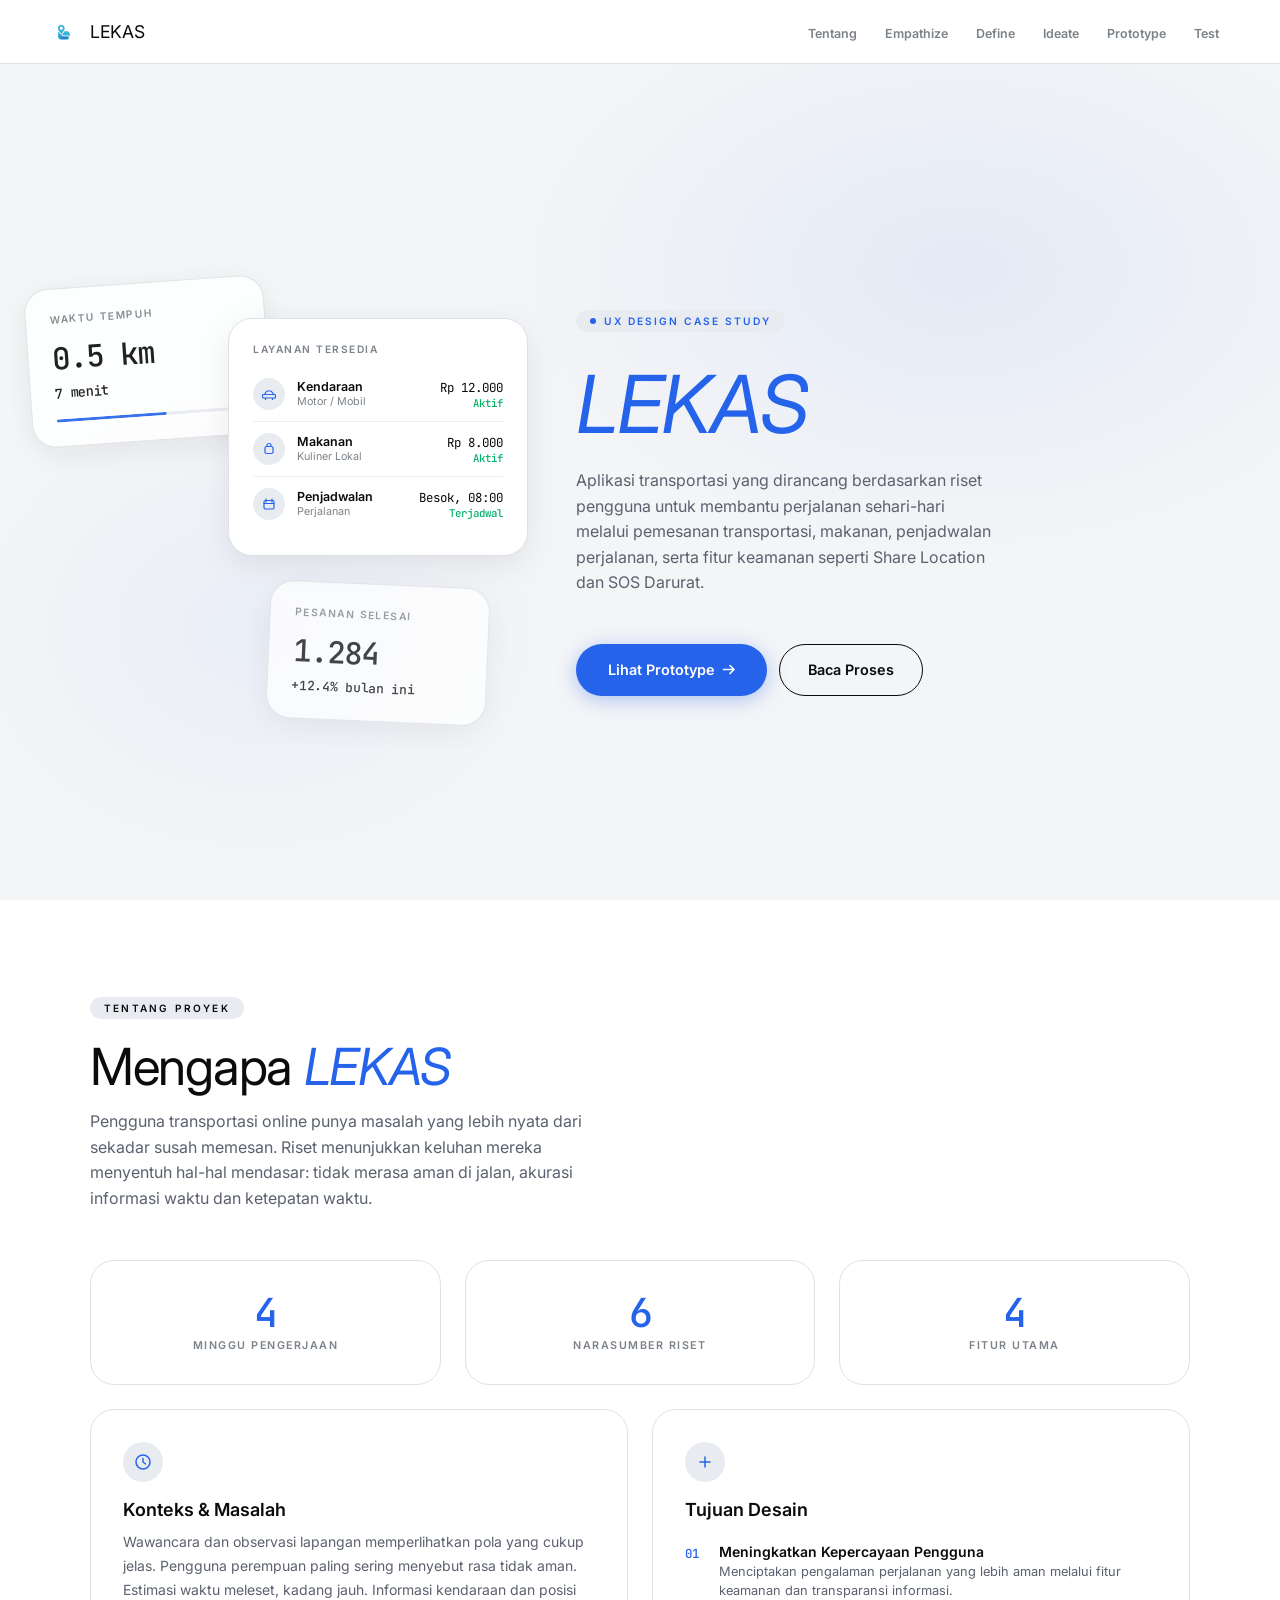
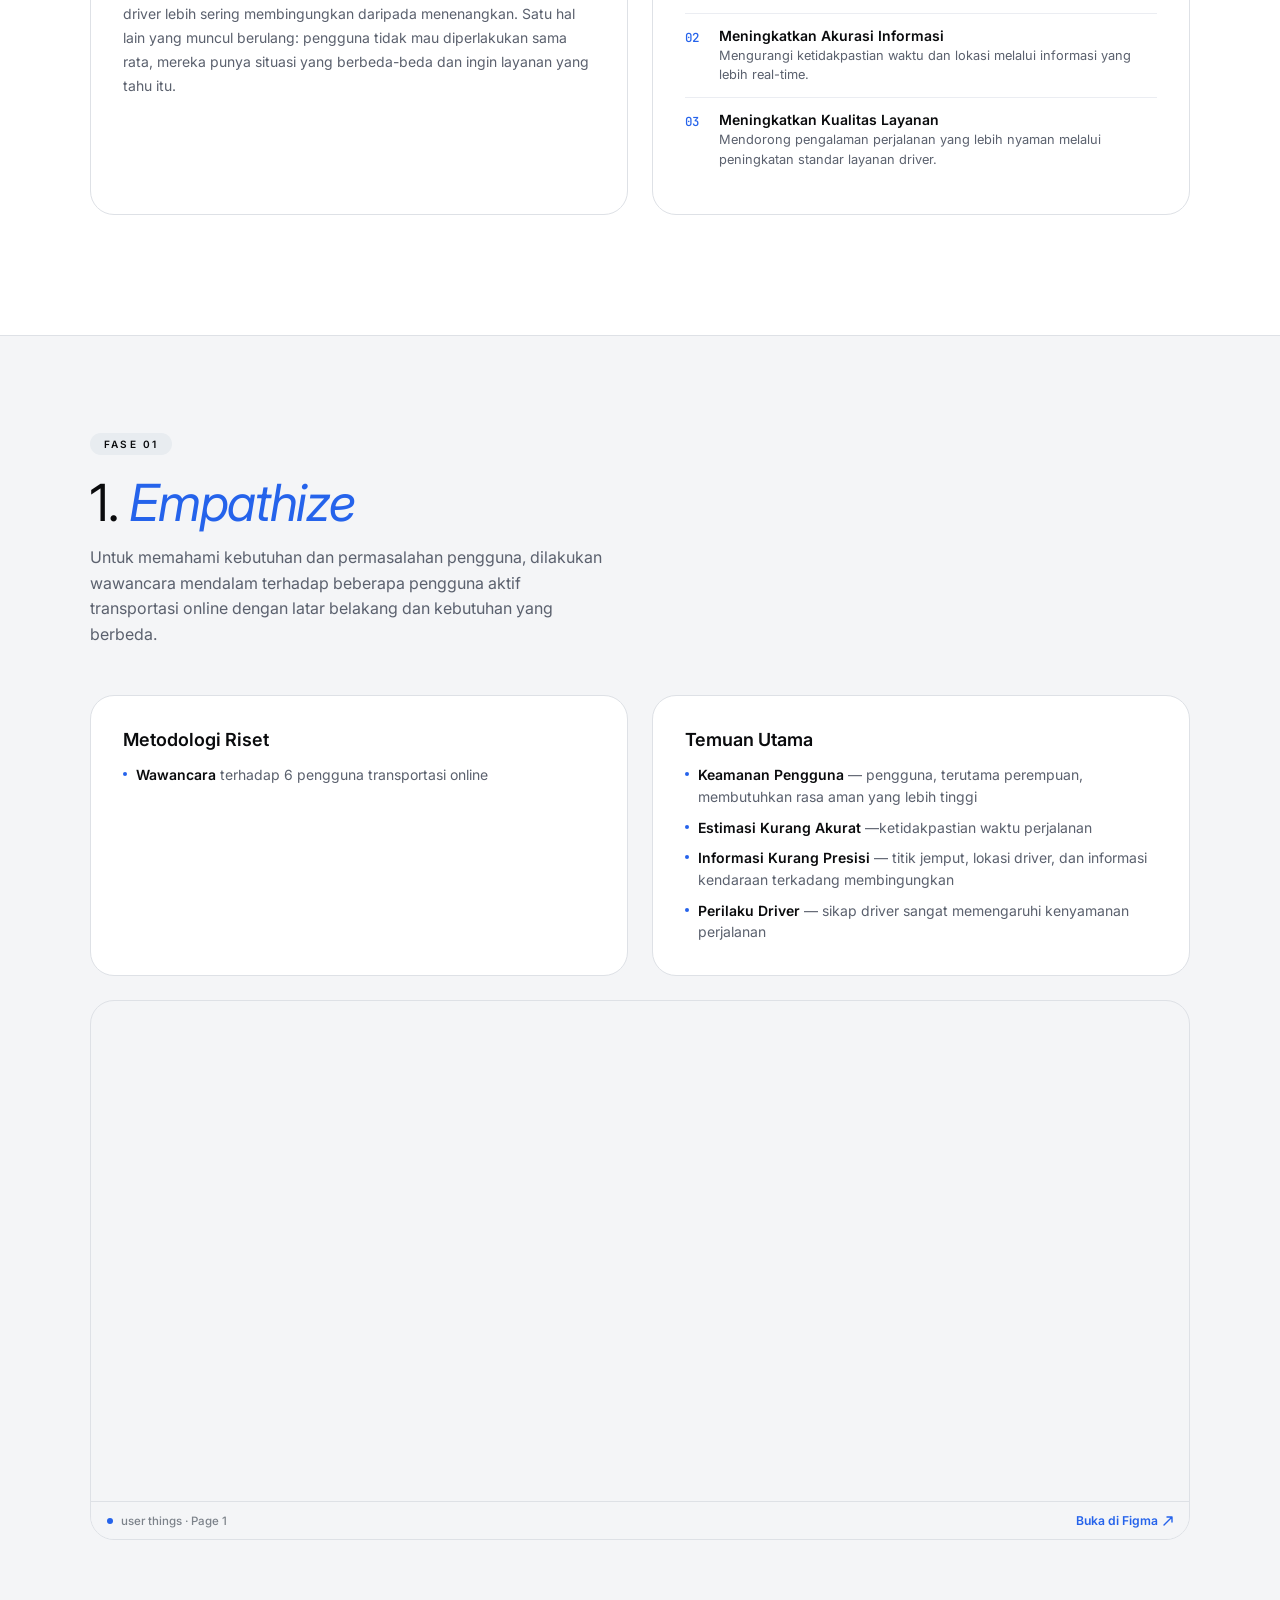
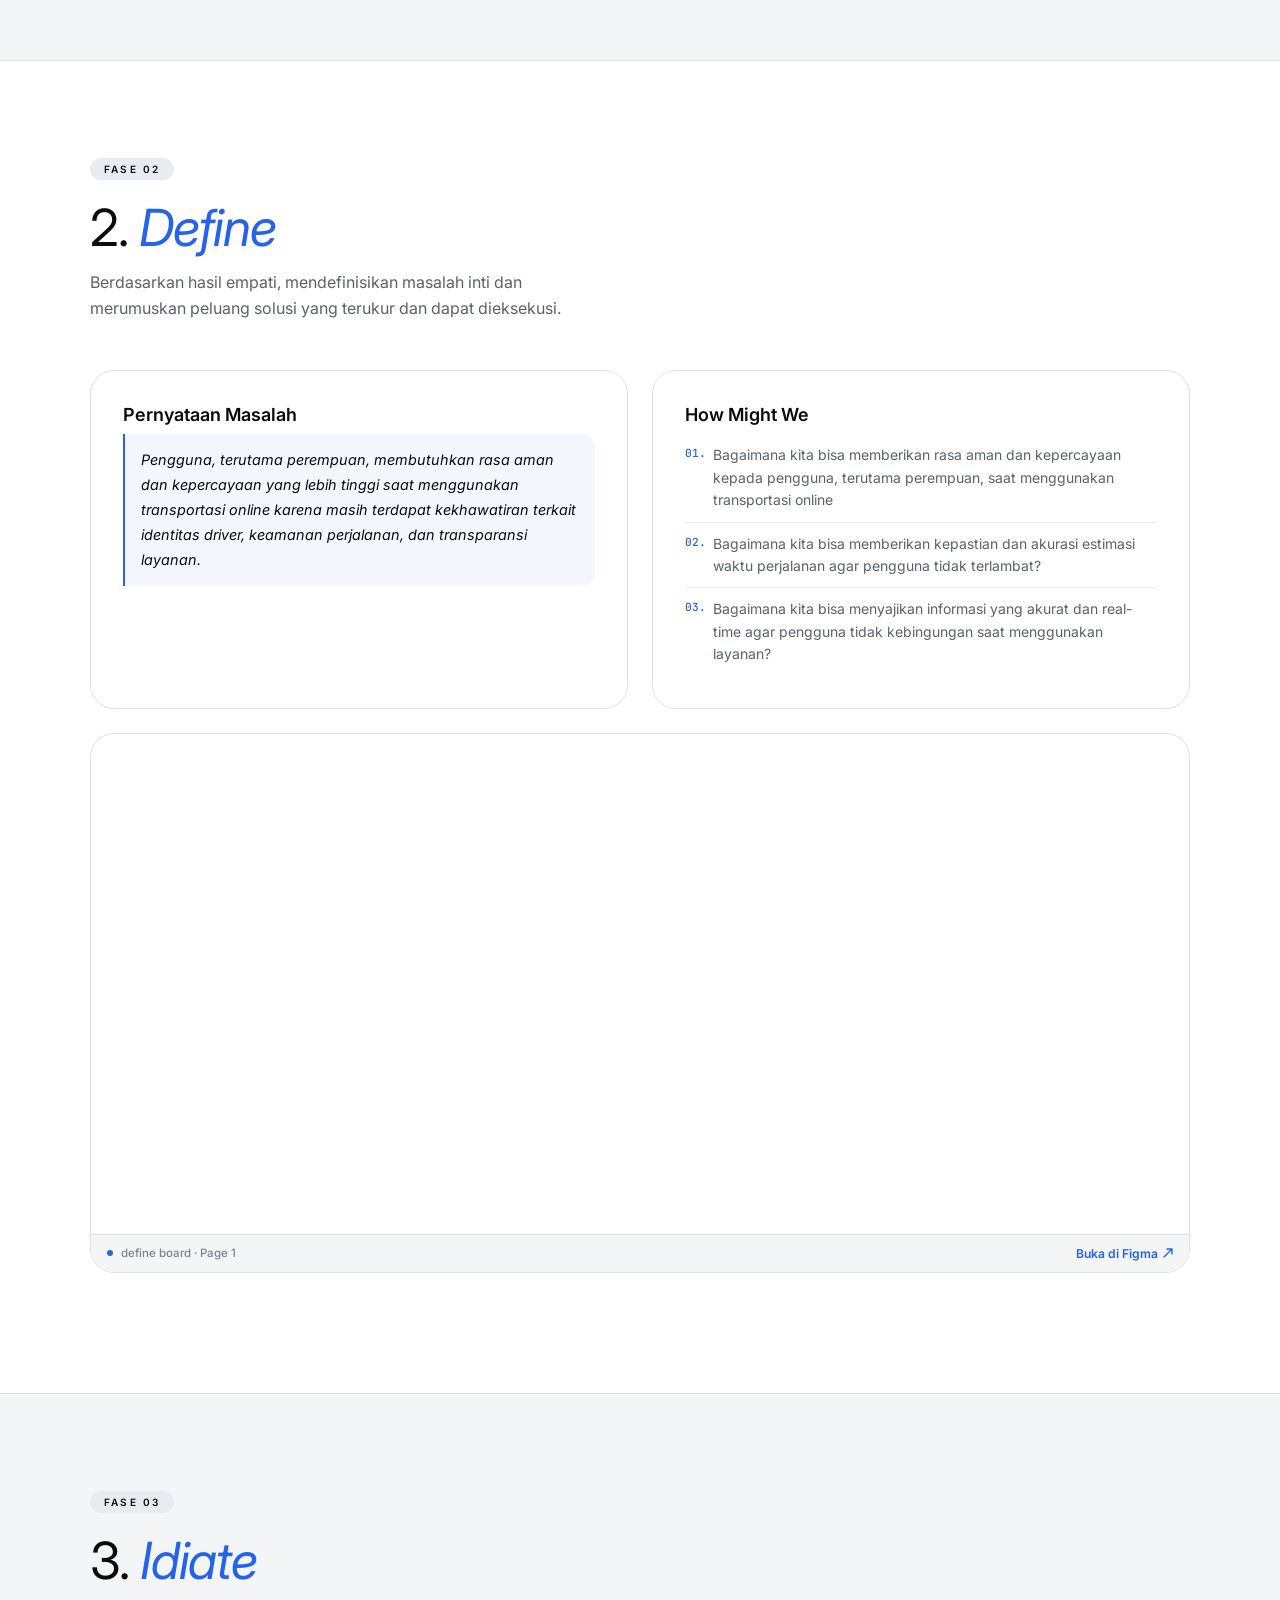
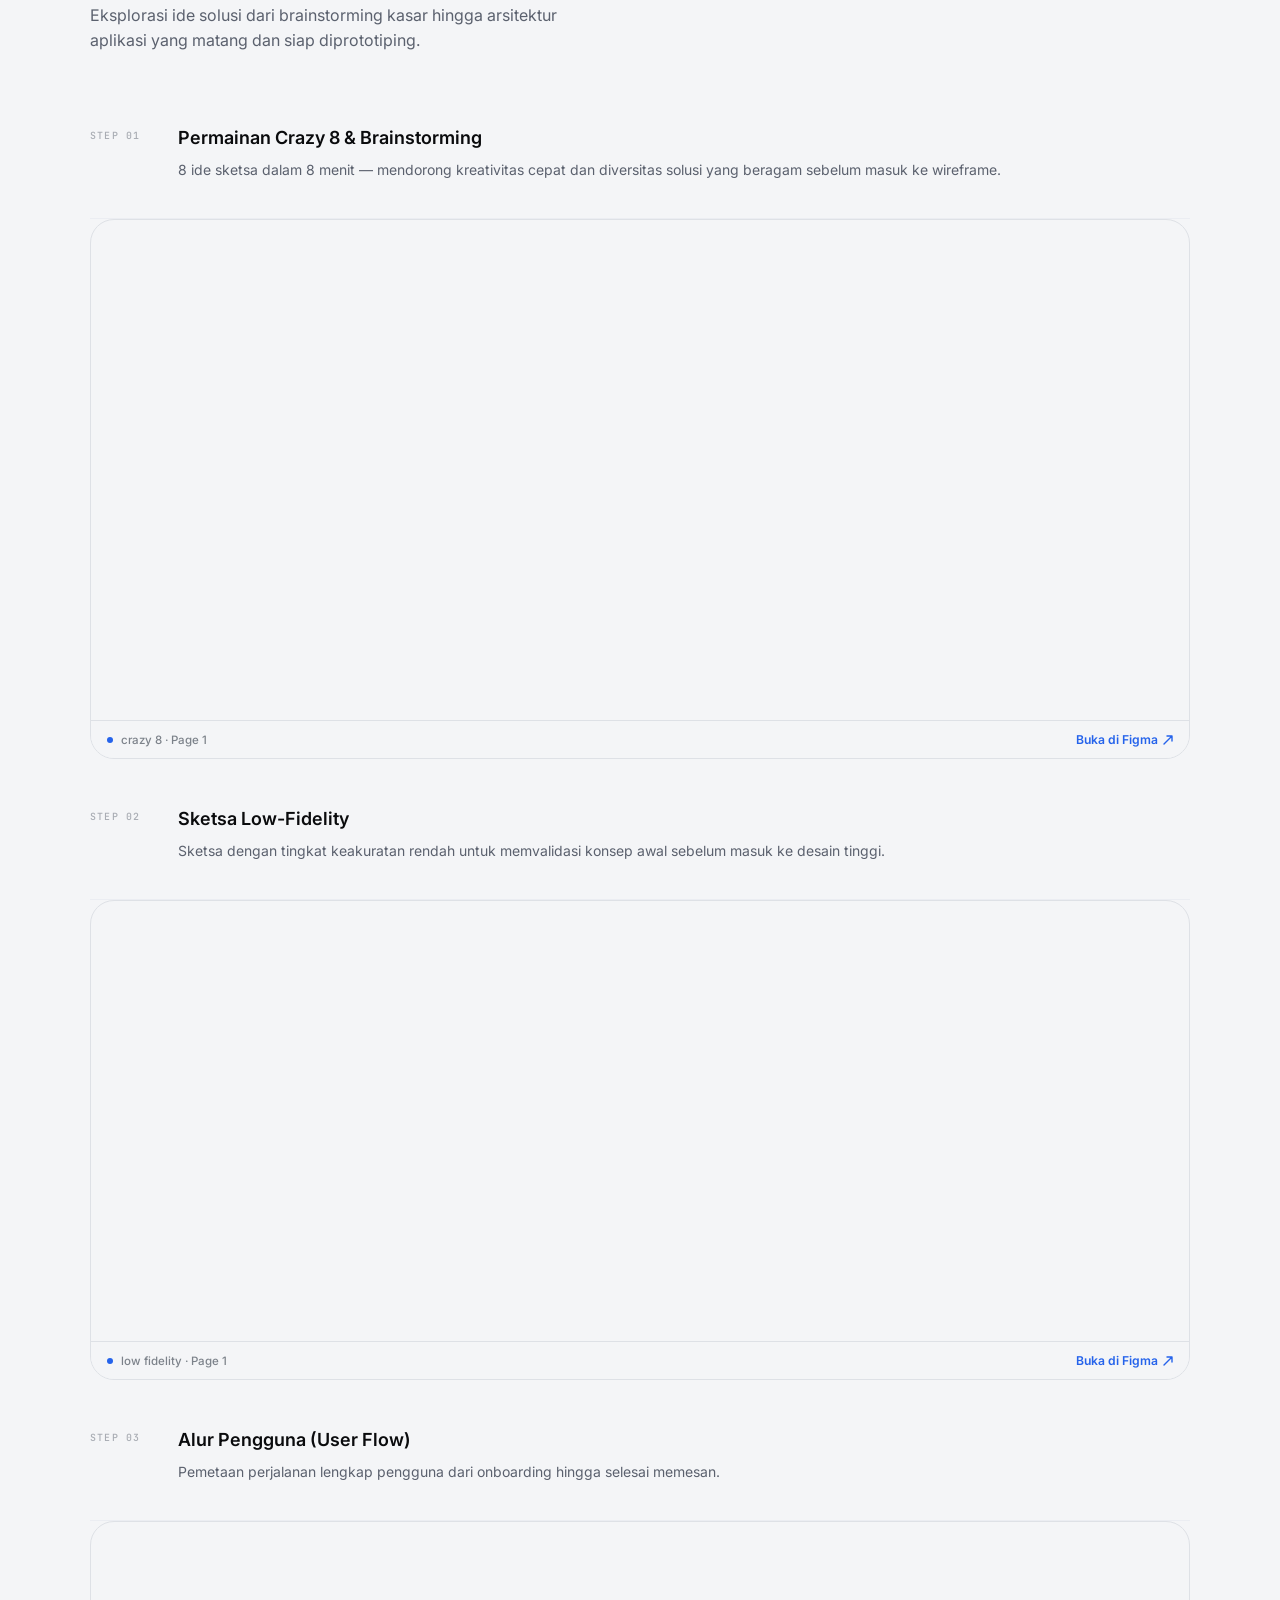
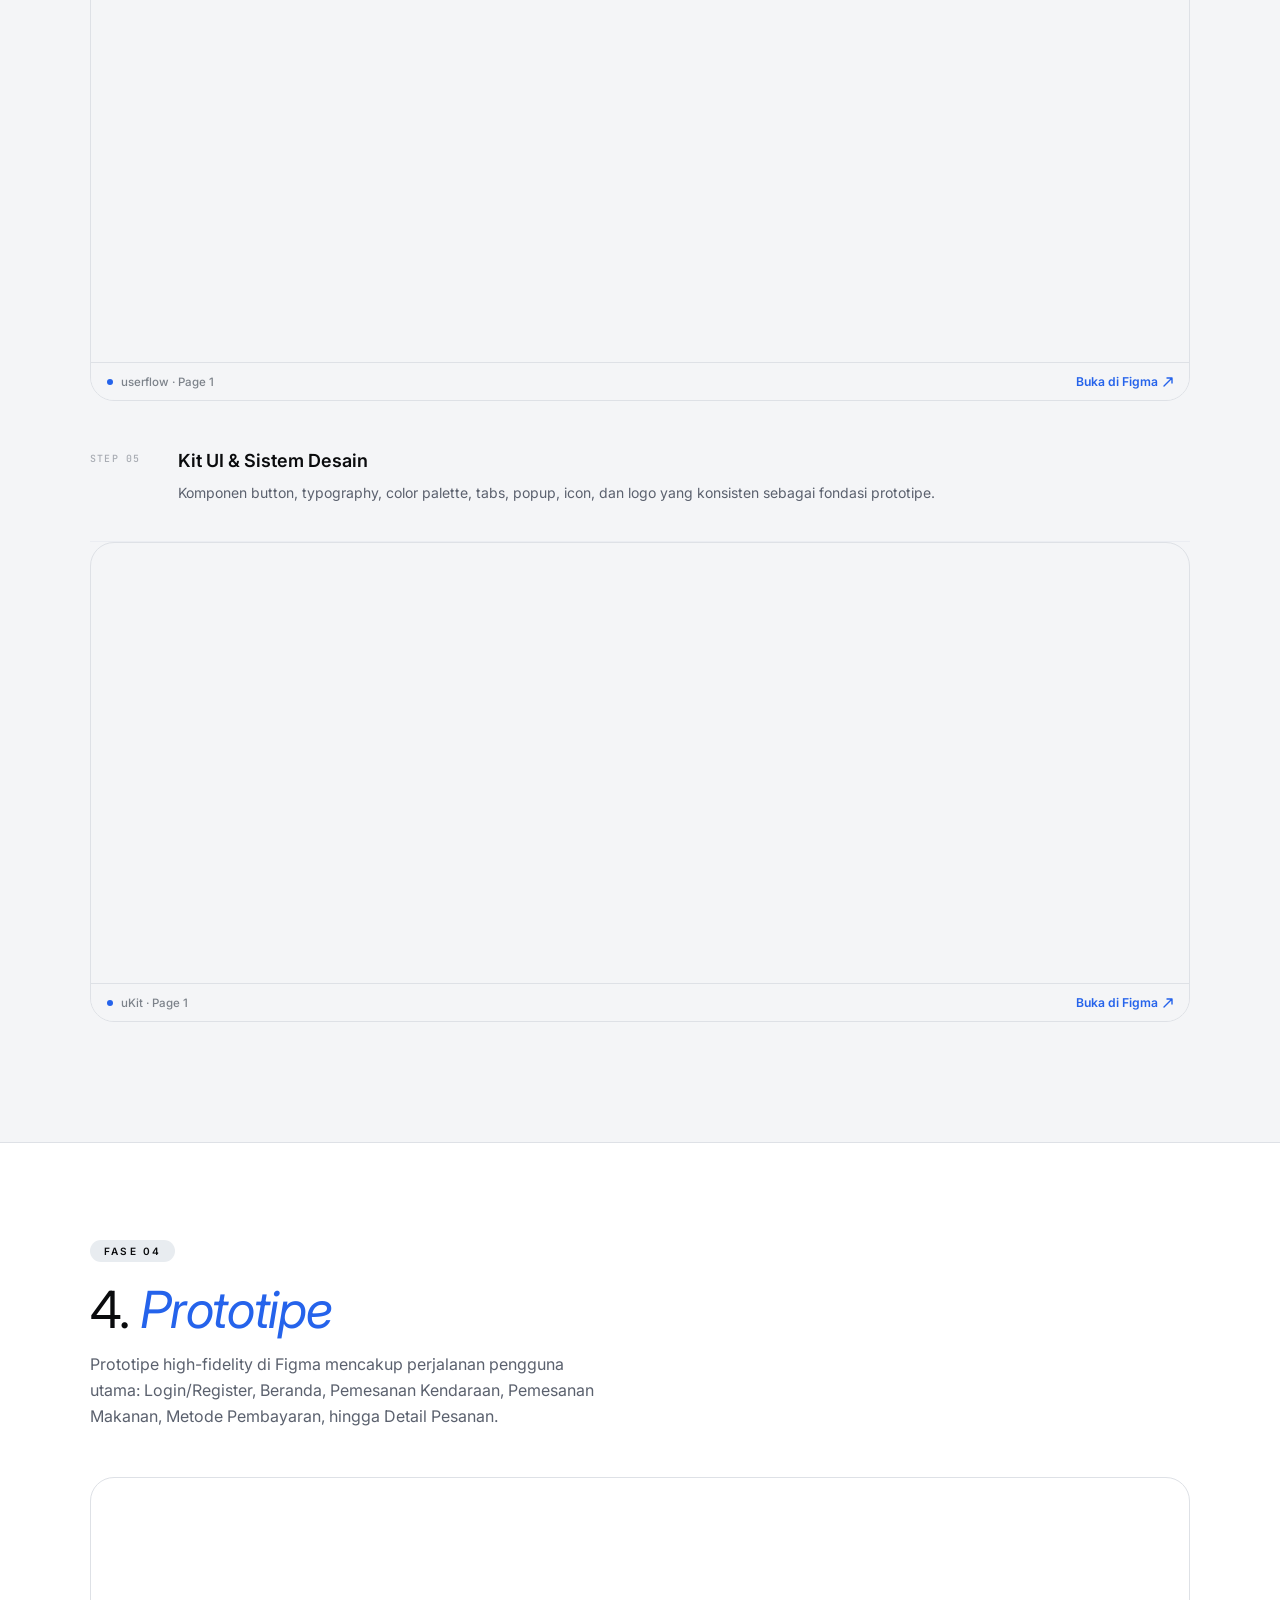
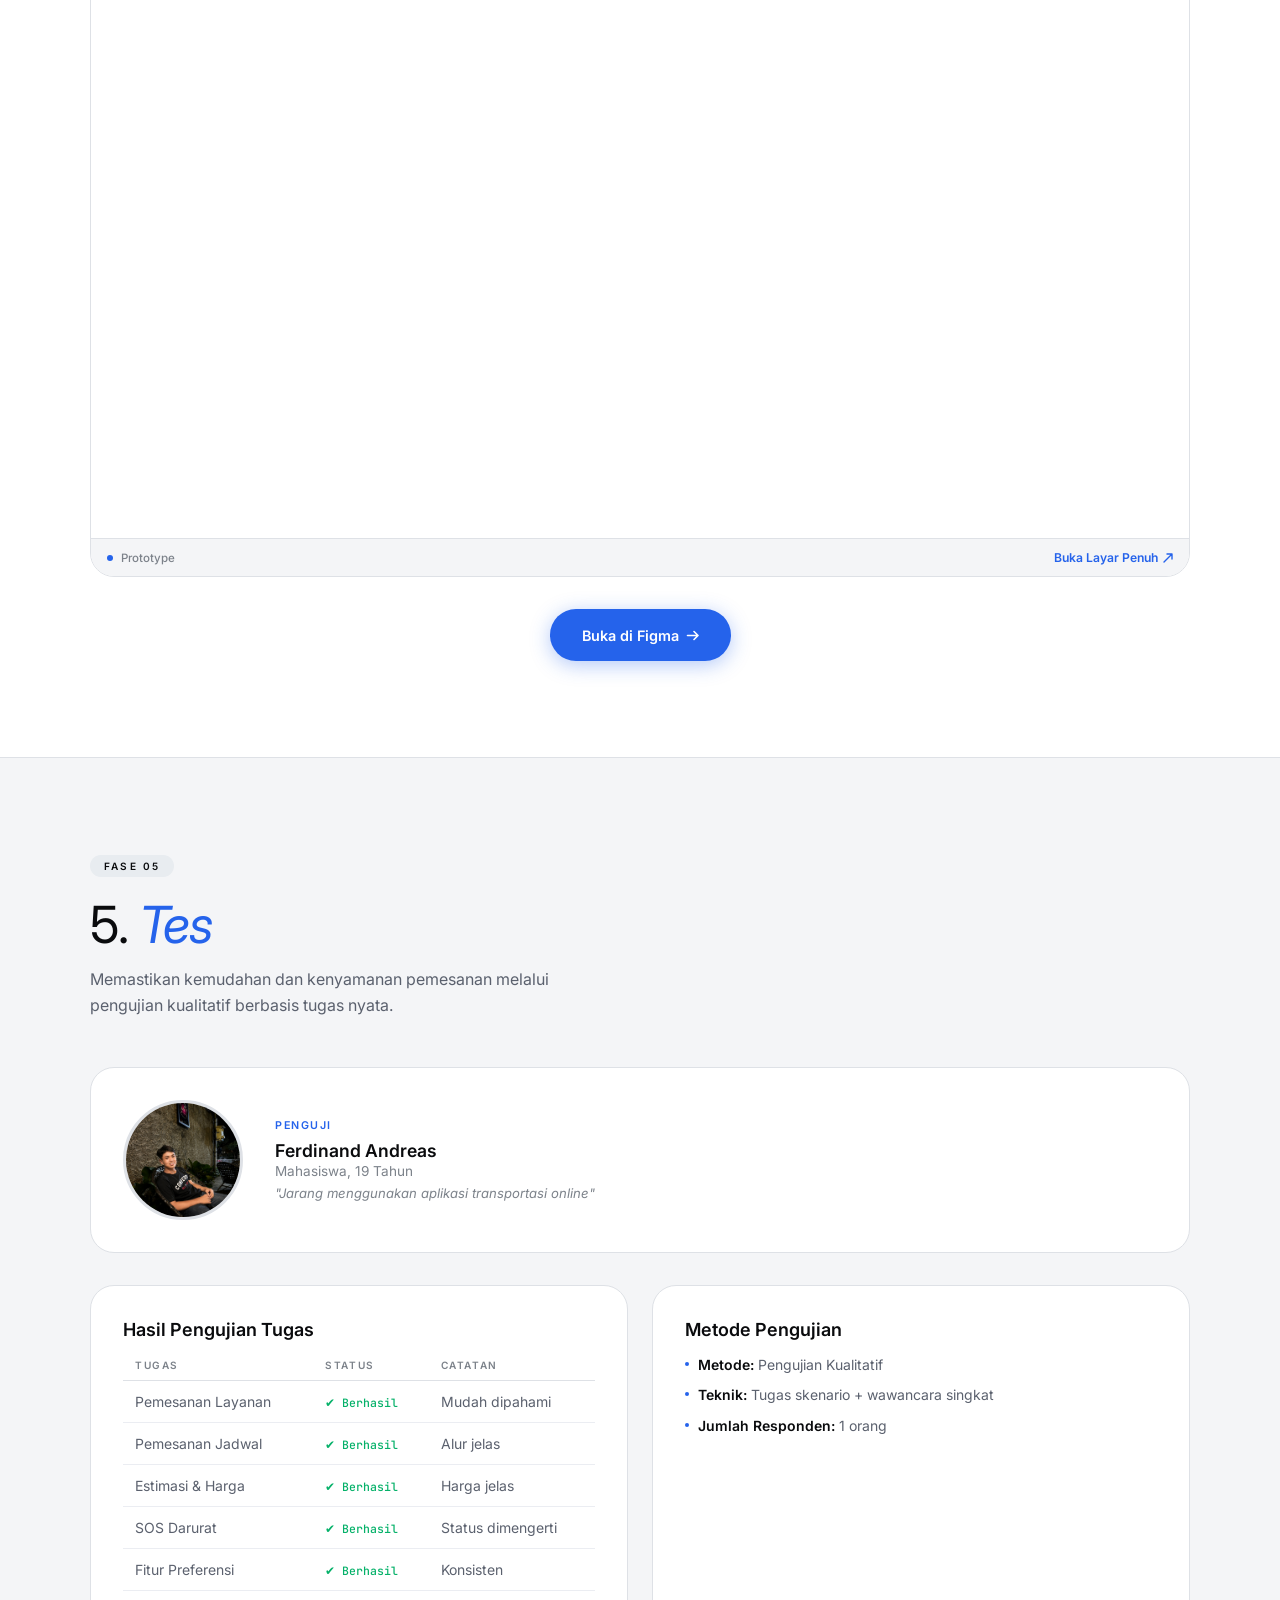
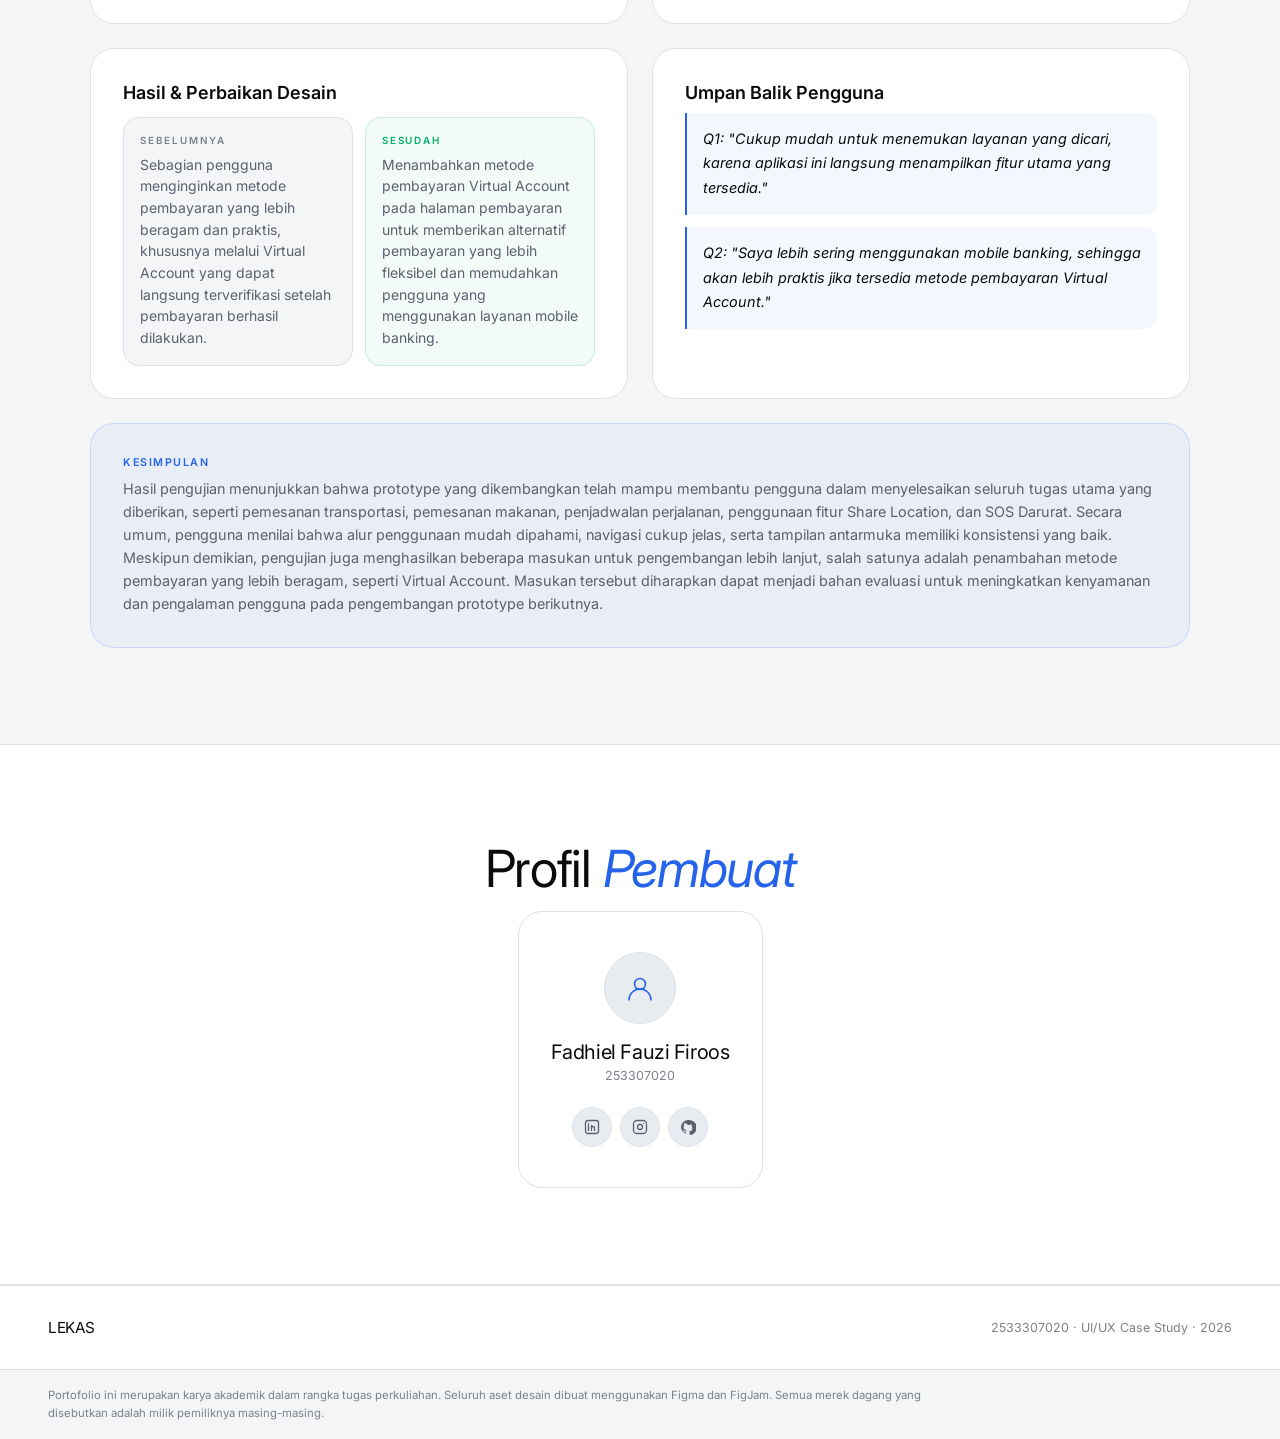
<file: webportfolio/LEKAS-portfolio/index.html>
<!doctype html>
<html lang="id">
  <head>
    <meta charset="UTF-8" />
    <meta name="viewport" content="width=device-width, initial-scale=1.0" />
    <meta
      name="description"
      content="Portofolio UI/UX Design - LEKAS."
    />
    <meta property="og:title" content="LEKAS — UX Case Study" />
    <meta property="og:type" content="website" />
    <title>LEKAS</title>
    <link rel="icon" type="image/png" href="img/1.png" />
    <link rel="preconnect" href="https://fonts.googleapis.com" />
    <link rel="preconnect" href="https://fonts.gstatic.com" crossorigin />
    <link
      href="https://fonts.googleapis.com/css2?family=Inter:wght@400;500;600;700&family=JetBrains+Mono:wght@400;500&display=swap"
      rel="stylesheet"
    />
    <link rel="stylesheet" href="css/style.css" />
  </head>
  <body>
    <!-- NAV -->
    <nav class="nav" id="nav">
      <a class="nav-brand" href="#hero">
        <img class="nav-logo" src="img/1.png" alt="LEKAS Logo" width="40" height="40" />
        <span class="nav-name">LEKAS</span>
      </a>
      <ul class="nav-links">
        <li><a href="#why">Tentang</a></li>
        <li><a href="#empathize">Empathize</a></li>
        <li><a href="#define">Define</a></li>
        <li><a href="#ideate">Ideate</a></li>
        <li><a href="#prototype">Prototype</a></li>
        <li><a href="#test">Test</a></li>
      </ul>

    </nav>

    <!-- HERO — hero-band-light -->
    <section class="hero hero-light" id="hero">
      <div class="hero-body">
        <!-- product-ui-card-dark stack -->
        <div class="stack" aria-hidden="true">
          <div class="puic puic-b">
            <div class="puic-lbl">Waktu Tempuh</div>
            <div class="nd nd-lg">0.5 km</div>
            <div class="nd up" style="font-size: 0.85rem">7 menit</div>
            <div class="bar">
              <div class="bar-fill" style="width: 58%"></div>
            </div>
          </div>
          <div class="puic puic-a">
            <div class="puic-lbl">Layanan Tersedia</div>
            <div class="arow">
              <div class="aicon">
                <svg width="14" height="14" viewBox="0 0 14 14" fill="none">
                  <path
                    d="M2.5 7.5l1.5-2.5A1.5 1.5 0 0 1 5.3 4h3.4a1.5 1.5 0 0 1 1.3 1l1.5 2.5M1.5 7.5h11a1 1 0 0 1 1 1v1.5a1 1 0 0 1-1 1h-11a1 1 0 0 1-1-1V8.5a1 1 0 0 1 1-1zM3.5 11v1.5M10.5 11v1.5"
                    stroke="#2563EB"
                    stroke-width="1.2"
                    stroke-linecap="round"
                    stroke-linejoin="round"
                  />
                </svg>
              </div>
              <div class="aname">
                Kendaraan<span class="atick">Motor / Mobil</span>
              </div>
              <div class="aprice">
                Rp 12.000<span class="achg up">Aktif</span>
              </div>
            </div>
            <div class="arow">
              <div class="aicon">
                <svg width="14" height="14" viewBox="0 0 14 14" fill="none">
                  <rect
                    x="3"
                    y="4.5"
                    width="8"
                    height="7"
                    rx="1.5"
                    stroke="#2563EB"
                    stroke-width="1.2"
                  />
                  <path
                    d="M5 4.5V3.5a2 2 0 0 1 4 0v1"
                    stroke="#2563EB"
                    stroke-width="1.2"
                  />
                </svg>
              </div>
              <div class="aname">
                Makanan<span class="atick">Kuliner Lokal</span>
              </div>
              <div class="aprice">
                Rp 8.000<span class="achg up">Aktif</span>
              </div>
            </div>
            <div class="arow">
              <div class="aicon">
                <svg width="14" height="14" viewBox="0 0 14 14" fill="none">
                  <rect
                    x="2"
                    y="3.5"
                    width="10"
                    height="8.5"
                    rx="1.5"
                    stroke="#2563EB"
                    stroke-width="1.2"
                  />
                  <path
                    d="M4 2v3M10 2v3M2 6.5h10"
                    stroke="#2563EB"
                    stroke-width="1.2"
                    stroke-linecap="round"
                  />
                </svg>
              </div>
              <div class="aname">
                Penjadwalan<span class="atick">Perjalanan</span>
              </div>
              <div class="aprice">
                Besok, 08:00<span class="achg up">Terjadwal</span>
              </div>
            </div>
          </div>
          <div class="puic puic-c">
            <div class="puic-lbl">Pesanan Selesai</div>
            <div class="nd nd-lg">1.284</div>
            <div class="nd up" style="font-size: 0.8rem">+12.4% bulan ini</div>
          </div>
        </div>

        <div>
          <div class="eyebrow">
            <span class="blink"></span>UX Design Case Study
          </div>
          <h1 class="h1"><em>LEKAS</em></h1>
          <p class="hero-sub">
            Aplikasi transportasi yang dirancang berdasarkan riset pengguna untuk membantu perjalanan sehari-hari melalui pemesanan transportasi, makanan, penjadwalan perjalanan, serta fitur keamanan seperti Share Location dan SOS Darurat.
          </p>
          <div class="hero-btns">
            <a href="#prototype" class="btn-hero">
              Lihat Prototype
              <svg
                width="13"
                height="13"
                viewBox="0 0 13 13"
                fill="none"
                aria-hidden="true"
              >
                <path
                  d="M1.5 6.5h10M8 2.5l4 4-4 4"
                  stroke="currentColor"
                  stroke-width="1.6"
                  stroke-linecap="round"
                  stroke-linejoin="round"
                />
              </svg>
            </a>
            <a href="#why" class="btn-sec">Baca Proses</a>
          </div>
        </div>
      </div>
    </section>

    <!-- WHY — white -->
    <div class="band bw" id="why">
      <div class="inner">
        <div class="pill">Tentang Proyek</div>
        <h2 class="dh">Mengapa <em>LEKAS</em></h2>
        <p class="bm">
          Pengguna transportasi online punya masalah yang lebih nyata dari sekadar susah memesan. 
          Riset menunjukkan keluhan mereka menyentuh hal-hal mendasar: 
          tidak merasa aman di jalan, akurasi informasi waktu dan ketepatan waktu. 
        </p>
        <div class="g3">
          <div
            class="card rv"
            style="text-align: center; padding: var(--s32) var(--s24)"
          >
            <div class="stat-n">4</div>
            <div class="cap">Minggu Pengerjaan</div>
          </div>
          <div
            class="card rv d1"
            style="text-align: center; padding: var(--s32) var(--s24)"
          >
            <div class="stat-n">6</div>
            <div class="cap">Narasumber Riset</div>
          </div>
          <div
            class="card rv d2"
            style="text-align: center; padding: var(--s32) var(--s24)"
          >
            <div class="stat-n">4</div>
            <div class="cap">Fitur Utama</div>
          </div>
        </div>  
        <div class="g2">
          <div class="card rv">
            <div class="iplate">
              <svg width="18" height="18" viewBox="0 0 18 18" fill="none">
                <circle
                  cx="9"
                  cy="9"
                  r="7"
                  stroke="#2563EB"
                  stroke-width="1.5"
                />
                <path
                  d="M9 5.5V9l2.5 2"
                  stroke="#2563EB"
                  stroke-width="1.5"
                  stroke-linecap="round"
                />
              </svg>
            </div>
            <div class="tm">Konteks &amp; Masalah</div>
            <p class="cs">
              Wawancara dan observasi lapangan memperlihatkan pola yang cukup jelas.
              Pengguna perempuan paling sering menyebut rasa tidak aman. Estimasi waktu meleset, kadang jauh. 
              Informasi kendaraan dan posisi driver lebih sering membingungkan daripada menenangkan. 
              Satu hal lain yang muncul berulang: pengguna tidak mau diperlakukan sama rata, mereka punya situasi yang berbeda-beda dan ingin layanan yang tahu itu.
            </p>
          </div>
          <div class="card rv d1">
            <div class="iplate">
              <svg width="18" height="18" viewBox="0 0 18 18" fill="none">
                <path
                  d="M4 9h10M9 4v10"
                  stroke="#2563EB"
                  stroke-width="1.5"
                  stroke-linecap="round"
                />
              </svg>
            </div>
            <div class="tm">Tujuan Desain</div>
            <div class="glist">
              <div class="grow">
                <span class="gi">01</span>
                <div>
                  <div class="gh">Meningkatkan Kepercayaan Pengguna</div>
                  <div class="gd">
                    Menciptakan pengalaman perjalanan yang lebih aman melalui fitur keamanan dan transparansi informasi.
                  </div>
                </div>
              </div>
              <div class="grow">
                <span class="gi">02</span>
                <div>
                  <div class="gh">Meningkatkan Akurasi Informasi</div>
                  <div class="gd">
                    Mengurangi ketidakpastian waktu dan lokasi melalui informasi yang lebih real-time.
                  </div>
                </div>
              </div>
              <div class="grow">
                <span class="gi">03</span>
                <div>
                  <div class="gh">Meningkatkan Kualitas Layanan</div>
                  <div class="gd">
                    Mendorong pengalaman perjalanan yang lebih nyaman melalui peningkatan standar layanan driver.
                  </div>
                </div>
              </div>
            </div>
          </div>
        </div>
      </div>
    </div>

    <!-- EMPATHIZE — soft -->
    <div class="band bs" id="empathize">
      <div class="inner">
        <div class="pill">Fase 01</div>
        <h2 class="dh">1. <em>Empathize</em></h2>
        <p class="bm">
          Untuk memahami kebutuhan dan permasalahan pengguna, dilakukan wawancara mendalam terhadap beberapa 
          pengguna aktif transportasi online dengan latar belakang dan kebutuhan yang berbeda.
        </p>
        <div class="g2">
          <div class="card rv">
            <div class="tm">Metodologi Riset</div>
            <ul class="clist">
              <li>
                <span class="dot"></span
                ><span
                  ><strong>Wawancara</strong> terhadap 6 pengguna transportasi
                  online</span
                >
              </li>
            </ul>
          </div>
          <div class="card rv d1">
            <div class="tm">Temuan Utama</div>
            <ul class="clist">
              <li>
                <span class="dot"></span
                ><span
                  ><strong>Keamanan Pengguna</strong> — pengguna, terutama perempuan, membutuhkan rasa aman yang lebih tinggi</span
                >
              </li>
              <li>
                <span class="dot"></span
                ><span
                  ><strong>Estimasi Kurang Akurat</strong> —ketidakpastian waktu perjalanan</span
                >
              </li>
              <li>
                <span class="dot"></span
                ><span
                  ><strong>Informasi Kurang Presisi</strong> — titik jemput, lokasi driver, dan informasi kendaraan terkadang membingungkan</span
                >
              </li>
              <li>
                <span class="dot"></span
                ><span
                  ><strong>Perilaku Driver</strong> — sikap driver sangat memengaruhi kenyamanan perjalanan</span
                >
              </li>
            </ul>
          </div>
        </div>
        <div class="figma rv">
          <iframe
            data-src="https://embed.figma.com/board/0WMQF0RsarIn4K0upgc4Z0/userd?node-id=0-1&embed-host=share"
            allowfullscreen
            loading="lazy"
            title="FigJam — User Research Board"
          ></iframe>
          <div class="fbar">
            <span class="fname"
              ><span class="fdot"></span>user things &middot; Page 1</span
            ><a
              href="https://www.figma.com/board/0WMQF0RsarIn4K0upgc4Z0/userd?node-id=0-1"
              target="_blank"
              rel="noopener"
              class="btn-t"
              >Buka di Figma
              <svg width="10" height="10" viewBox="0 0 10 10" fill="none">
                <path
                  d="M1 9L9 1M9 1H4M9 1v5"
                  stroke="currentColor"
                  stroke-width="1.4"
                  stroke-linecap="round"
                  stroke-linejoin="round"
                /></svg
            ></a>
          </div>
        </div>
      </div>
    </div>

    <!-- DEFINE — white -->
    <div class="band bw" id="define">
      <div class="inner">
        <div class="pill">Fase 02</div>
        <h2 class="dh">2. <em>Define</em></h2>
        <p class="bm">
          Berdasarkan hasil empati, mendefinisikan masalah inti dan merumuskan
          peluang solusi yang terukur dan dapat dieksekusi.
        </p>
        <div class="g2">
          <div class="card rv">
            <div class="tm">Pernyataan Masalah</div>
            <div class="bq">
              Pengguna, terutama perempuan, membutuhkan rasa aman dan kepercayaan yang lebih tinggi 
              saat menggunakan transportasi online karena masih terdapat kekhawatiran terkait identitas driver, 
              keamanan perjalanan, dan transparansi layanan.
            </div>
          </div>
          <div class="card rv d1">
            <div class="tm">How Might We</div>
            <ol class="hmw">
              <li>
                Bagaimana kita bisa memberikan rasa aman dan kepercayaan kepada pengguna, 
                terutama perempuan, saat menggunakan transportasi online
              </li>
              <li>
                Bagaimana kita bisa memberikan kepastian dan 
                akurasi estimasi waktu perjalanan agar pengguna tidak terlambat?
              </li>
              <li>
                Bagaimana kita bisa menyajikan informasi yang akurat dan real-time 
                agar pengguna tidak kebingungan saat menggunakan layanan?
              </li>
            </ol>
          </div>
        </div>
        <div class="figma rv">
          <iframe
            data-src="https://www.figma.com/embed?embed_host=share&url=https%3A%2F%2Fwww.figma.com%2Fdesign%2FVixCpV5F22Pqcf9R2uTDmM%2FDefine%3Fnode-id%3D0-1%26t%3DioGwqlFfmxFtUabq-1"
            allowfullscreen
            loading="lazy"
            title="Figma — Define Board"
          ></iframe>
          <div class="fbar">
            <span class="fname"
              ><span class="fdot"></span>define board &middot; Page 1</span
            ><a
              href="https://www.figma.com/design/VixCpV5F22Pqcf9R2uTDmM/Define?node-id=0-1&t=ioGwqlFfmxFtUabq-1"
              target="_blank"
              rel="noopener"
              class="btn-t"
              >Buka di Figma
              <svg width="10" height="10" viewBox="0 0 10 10" fill="none">
                <path
                  d="M1 9L9 1M9 1H4M9 1v5"
                  stroke="currentColor"
                  stroke-width="1.4"
                  stroke-linecap="round"
                  stroke-linejoin="round"
                /></svg
            ></a>
          </div>
        </div>
      </div>
    </div>

    <!-- IDEATE — soft -->
    <div class="band bs" id="ideate">
      <div class="inner">
        <div class="pill">Fase 03</div>
        <h2 class="dh">3. <em>Idiate</em></h2>
        <p class="bm">
          Eksplorasi ide solusi dari brainstorming kasar hingga arsitektur
          aplikasi yang matang dan siap diprototiping.
        </p>

        <div class="srow rv">
          <div class="si">STEP 01</div>
          <div>
            <div class="tm">Permainan Crazy 8 &amp; Brainstorming</div>
            <p class="cs" style="margin-bottom: var(--s12)">
              8 ide sketsa dalam 8 menit — mendorong kreativitas cepat dan
              diversitas solusi yang beragam sebelum masuk ke wireframe.
            </p>
          </div>
        </div>
        <div class="figma rv">
          <iframe
            data-src="https://embed.figma.com/board/rR5GLWPabmxynreHWJhByj/crazy8?embed-host=share"
            allowfullscreen
            loading="lazy"
            title="Crazy 8"
          ></iframe>
          <div class="fbar">
            <span class="fname"
              ><span class="fdot"></span>crazy 8 &middot; Page 1</span
            ><a
              href="https://www.figma.com/board/rR5GLWPabmxynreHWJhByj/crazy8"
              target="_blank"
              rel="noopener"
              class="btn-t"
              >Buka di Figma
              <svg width="10" height="10" viewBox="0 0 10 10" fill="none">
                <path
                  d="M1 9L9 1M9 1H4M9 1v5"
                  stroke="currentColor"
                  stroke-width="1.4"
                  stroke-linecap="round"
                  stroke-linejoin="round"
                /></svg
            ></a>
          </div>
        </div>

        <div class="srow rv">
          <div class="si">STEP 02</div>
          <div>
            <div class="tm">Sketsa Low-Fidelity</div>
            <p class="cs" style="margin-bottom: var(--s12)">
              Sketsa dengan tingkat keakuratan rendah untuk memvalidasi konsep
              awal sebelum masuk ke desain tinggi.
            </p>
          </div>
        </div>
        <div class="figma rv">
          <iframe
            data-src="https://embed.figma.com/design/gClPuvsmvQvSeB7Tp7FUMw/Low-Fidelity?embed-host=share"
            allowfullscreen
            loading="lazy"
            title="Low Fidelity"
            style="height: 440px"
          ></iframe>
          <div class="fbar">
            <span class="fname"
              ><span class="fdot"></span>low fidelity &middot; Page 1</span
            ><a
              href="https://www.figma.com/design/gClPuvsmvQvSeB7Tp7FUMw/Low-Fidelity"
              target="_blank"
              rel="noopener"
              class="btn-t"
              >Buka di Figma
              <svg width="10" height="10" viewBox="0 0 10 10" fill="none">
                <path
                  d="M1 9L9 1M9 1H4M9 1v5"
                  stroke="currentColor"
                  stroke-width="1.4"
                  stroke-linecap="round"
                  stroke-linejoin="round"
                /></svg
            ></a>
          </div>
        </div>

        <div class="srow rv">
          <div class="si">STEP 03</div>
          <div>
            <div class="tm">Alur Pengguna (User Flow)</div>
            <p class="cs" style="margin-bottom: var(--s12)">
              Pemetaan perjalanan lengkap pengguna dari onboarding hingga
              selesai memesan.
            </p>
          </div>
        </div>
        <div class="figma rv">
          <iframe
            data-src="https://embed.figma.com/design/szKSf6tANOAbxyQVwAEfRZ/userflow?embed-host=share"
            allowfullscreen
            loading="lazy"
            title="User Flow"
            style="height: 440px"
          ></iframe>
          <div class="fbar">
            <span class="fname"
              ><span class="fdot"></span>userflow &middot; Page 1</span
            ><a
              href="https://www.figma.com/design/szKSf6tANOAbxyQVwAEfRZ/userflow"
              target="_blank"
              rel="noopener"
              class="btn-t"
              >Buka di Figma
              <svg width="10" height="10" viewBox="0 0 10 10" fill="none">
                <path
                  d="M1 9L9 1M9 1H4M9 1v5"
                  stroke="currentColor"
                  stroke-width="1.4"
                  stroke-linecap="round"
                  stroke-linejoin="round"
                /></svg
            ></a>
          </div>
        </div>

        <div class="srow rv">
          <div class="si">STEP 05</div>
          <div>
            <div class="tm">Kit UI &amp; Sistem Desain</div>
            <p class="cs" style="margin-bottom: var(--s12)">
              Komponen button, typography, color palette, tabs, popup, icon, dan
              logo yang konsisten sebagai fondasi prototipe.
            </p>
          </div>
        </div>
        <div class="figma rv">
          <iframe
            data-src="https://embed.figma.com/design/ZiAzVcygkXiu6sMHDLVoOY/UIKIT?node-id=13-99&embed-host=share"
            allowfullscreen
            loading="lazy"
            title="UI Kit"
            style="height: 440px"
          ></iframe>
          <div class="fbar">
            <span class="fname"
              ><span class="fdot"></span>uKit &middot; Page 1</span
            ><a
              href="https://www.figma.com/design/ZiAzVcygkXiu6sMHDLVoOY/UIKIT?node-id=13-99"
              target="_blank"
              rel="noopener"
              class="btn-t"
              >Buka di Figma
              <svg width="10" height="10" viewBox="0 0 10 10" fill="none">
                <path
                  d="M1 9L9 1M9 1H4M9 1v5"
                  stroke="currentColor"
                  stroke-width="1.4"
                  stroke-linecap="round"
                  stroke-linejoin="round"
                /></svg
            ></a>
          </div>
        </div>
      </div>
    </div>

    <!-- PROTOTYPE — white -->
    <div class="band bw" id="prototype">
      <div class="inner">
        <div class="pill">Fase 04</div>
        <h2 class="dh">4. <em>Prototipe</em></h2>
        <p class="bm">
          Prototipe high-fidelity di Figma mencakup perjalanan pengguna utama:
          Login/Register, Beranda, Pemesanan Kendaraan, Pemesanan Makanan,
          Metode Pembayaran, hingga Detail Pesanan.
        </p>
        <div class="figma rv">
          <iframe
            style="height: 660px"
            data-src="https://embed.figma.com/proto/0J8HKkdbNuZebrnvUVw709/prototype?node-id=0-1&embed-host=share"
            allowfullscreen
            loading="lazy"
            title="LEKAS Prototype"
          ></iframe>
          <div class="fbar">
            <span class="fname"
              ><span class="fdot"></span>Prototype</span
            ><a
              href="https://www.figma.com/proto/0J8HKkdbNuZebrnvUVw709/prototype?node-id=0-1&t=vIumWbXwzjoPHOe5-1"
              target="_blank"
              rel="noopener"
              class="btn-t"
              >Buka Layar Penuh
              <svg width="10" height="10" viewBox="0 0 10 10" fill="none">
                <path
                  d="M1 9L9 1M9 1H4M9 1v5"
                  stroke="currentColor"
                  stroke-width="1.4"
                  stroke-linecap="round"
                  stroke-linejoin="round"
                /></svg
            ></a>
          </div>
        </div>

        <div
          style="display: flex; justify-content: center; margin-top: var(--s32)"
        >
          <a
            href="https://www.figma.com/proto/0J8HKkdbNuZebrnvUVw709/prototype?t=zFZGC4SODie5bwyM-1"
            target="_blank"
            rel="noopener"
            class="btn-hero"
            >Buka di Figma
            <svg width="13" height="13" viewBox="0 0 13 13" fill="none">
              <path
                d="M1.5 6.5h10M8 2.5l4 4-4 4"
                stroke="currentColor"
                stroke-width="1.6"
                stroke-linecap="round"
                stroke-linejoin="round"
              /></svg
          ></a>
        </div>
      </div>
    </div>

    <!-- TEST — soft -->
    <div class="band bs" id="test">
      <div class="inner">
        <div class="pill">Fase 05</div>
        <h2 class="dh">5. <em>Tes</em></h2>
        <p class="bm">
          Memastikan kemudahan dan kenyamanan pemesanan melalui pengujian
          kualitatif berbasis tugas nyata.
        </p>
        <!-- Frame Foto User Tester -->
        <div class="tester-card rv">
          <div class="tester-photo">
            <img src="img/sa.jpeg"/>
          </div>
          <div class="tester-info">
            <div class="cap" style="color: var(--blue); margin-bottom: var(--s8)">Penguji</div>
            <div class="tester-name">Ferdinand Andreas</div>
            <div class="tester-role">Mahasiswa, 19 Tahun</div>
            <div class="tester-quote">"Jarang menggunakan aplikasi transportasi online"</div>
          </div>
        </div>
        <div class="g2">
          <div class="card rv">
            <div class="tm">Hasil Pengujian Tugas</div>
            <table class="rtable">
              <thead>
                <tr>
                  <th>Tugas</th>
                  <th>Status</th>
                  <th>Catatan</th>
                </tr>
              </thead>
              <tbody>
                <tr>
                  <td>Pemesanan Layanan </td>
                  <td><span class="ok">&#x2714; Berhasil</span></td>
                  <td>Mudah dipahami</td>
                </tr>
                <tr>
                  <td>Pemesanan Jadwal</td>
                  <td><span class="ok">&#x2714; Berhasil</span></td>
                  <td>Alur jelas</td>
                </tr>
                <tr>
                  <td>Estimasi &amp; Harga</td>
                  <td><span class="ok">&#x2714; Berhasil</span></td>
                  <td>Harga jelas</td>
                </tr>
                <tr>
                  <td>SOS Darurat</td>
                  <td><span class="ok">&#x2714; Berhasil</span></td>
                  <td>Status dimengerti</td>
                </tr>
                <tr>
                  <td>Fitur Preferensi</td>
                  <td><span class="ok">&#x2714; Berhasil</span></td>
                  <td>Konsisten</td>
                </tr>
              </tbody>
            </table>
          </div>
          <div class="card rv d1">
            <div class="tm">Metode Pengujian</div>
            <ul class="clist">
              <li>
                <span class="dot"></span
                ><span><strong>Metode:</strong> Pengujian Kualitatif</span>
              </li>
              <li>
                <span class="dot"></span
                ><span
                  ><strong>Teknik:</strong> Tugas skenario + wawancara
                  singkat</span
                >
              </li>
              <li>
                <span class="dot"></span
                ><span><strong>Jumlah Responden:</strong> 1 orang</span>
              </li>
            </ul>
          </div>
        </div>
        <div class="g2">
          <div class="card rv">
            <div class="tm">Hasil &amp; Perbaikan Desain</div>
            <div class="ba">
              <div class="ba-box ba-before">
                <div class="ba-lbl">Sebelumnya</div>
                <div class="ba-txt">
                  Sebagian pengguna menginginkan metode pembayaran yang lebih beragam dan praktis, 
                  khususnya melalui Virtual Account yang dapat langsung terverifikasi setelah pembayaran berhasil dilakukan.
                </div>
              </div>
              <div class="ba-box ba-after">
                <div class="ba-lbl">Sesudah</div>
                <div class="ba-txt">
                  Menambahkan metode pembayaran Virtual Account pada halaman pembayaran untuk memberikan alternatif pembayaran yang lebih fleksibel dan memudahkan pengguna yang menggunakan layanan mobile banking.
                </div>
              </div>
            </div>
          </div>
          <div class="card rv d1">
            <div class="tm">Umpan Balik Pengguna</div>
            <div class="bq">
              Q1: "Cukup mudah untuk menemukan layanan yang dicari, karena
              aplikasi ini langsung menampilkan fitur utama yang tersedia."
            </div>
            <div class="bq" style="margin-bottom: 0">
              Q2: "Saya lebih sering menggunakan mobile banking, sehingga akan lebih praktis jika tersedia metode pembayaran Virtual Account."
            </div>
          </div>
        </div>
        <div class="concl rv">
          <div class="cap">Kesimpulan</div>
          <p
            class="bm"
            style="font-size: 0.9rem; margin-bottom: 0; max-width: none"
          >
            Hasil pengujian menunjukkan bahwa prototype yang dikembangkan telah mampu membantu pengguna dalam menyelesaikan seluruh tugas utama yang diberikan, seperti pemesanan transportasi, pemesanan makanan, penjadwalan perjalanan, penggunaan fitur Share Location, dan SOS Darurat. Secara umum, pengguna menilai bahwa alur penggunaan mudah dipahami, navigasi cukup jelas, serta tampilan antarmuka memiliki konsistensi yang baik. Meskipun demikian, pengujian juga menghasilkan beberapa masukan untuk pengembangan lebih lanjut, salah satunya adalah penambahan metode pembayaran yang lebih beragam, seperti Virtual Account. Masukan tersebut diharapkan dapat menjadi bahan evaluasi untuk meningkatkan kenyamanan dan pengalaman pengguna pada pengembangan prototype berikutnya.
          </p>
        </div>
      </div>
    </div>

    <!-- PROFILE — white -->
    <div class="band bw" id="profile">
      <div class="inner" style="text-align: center">
        <h2 class="dh" style="text-align: center">Profil <em>Pembuat</em></h2>
        <div class="rv" style="display: flex; justify-content: center">
          <div class="profile">
            <div class="pava">
              <svg width="32" height="32" viewBox="0 0 32 32" fill="none">
                <circle
                  cx="16"
                  cy="12"
                  r="5.5"
                  stroke="#2563EB"
                  stroke-width="1.5"
                />
                <path
                  d="M5 28c0-6.075 4.925-11 11-11s11 4.925 11 11"
                  stroke="#2563EB"
                  stroke-width="1.5"
                  stroke-linecap="round"
                />
              </svg>
            </div>
            <div class="pname">Fadhiel Fauzi Firoos</div>
            <div class="pid">253307020</div>
            <div class="socs">
              <a href="#" class="soc" title="LinkedIn" aria-label="LinkedIn"
                ><svg width="16" height="16" viewBox="0 0 16 16" fill="none">
                  <rect
                    x="1.5"
                    y="1.5"
                    width="13"
                    height="13"
                    rx="2.5"
                    stroke="currentColor"
                    stroke-width="1.3"
                  />
                  <path
                    d="M4.5 6.5v5M4.5 4.5v.5M7.5 11.5V9a1.5 1.5 0 0 1 3 0v2.5M7.5 6.5v5"
                    stroke="currentColor"
                    stroke-width="1.3"
                    stroke-linecap="round"
                  /></svg
              ></a>
              <a href="#" class="soc" title="Instagram" aria-label="Instagram"
                ><svg width="16" height="16" viewBox="0 0 16 16" fill="none">
                  <rect
                    x="1.5"
                    y="1.5"
                    width="13"
                    height="13"
                    rx="3.5"
                    stroke="currentColor"
                    stroke-width="1.3"
                  />
                  <circle
                    cx="8"
                    cy="8"
                    r="2.5"
                    stroke="currentColor"
                    stroke-width="1.3"
                  />
                  <circle cx="11.5" cy="4.5" r=".6" fill="currentColor" /></svg
              ></a>
              <a href="#" class="soc" title="GitHub" aria-label="GitHub"
                ><svg width="16" height="16" viewBox="0 0 16 16" fill="none">
                  <path
                    fill-rule="evenodd"
                    clip-rule="evenodd"
                    d="M8 1a7 7 0 0 0-2.214 13.641c.35.064.479-.152.479-.337V13.18c-1.948.423-2.359-.941-2.359-.941-.319-.81-.778-1.025-.778-1.025-.636-.435.048-.426.048-.426.703.05 1.073.722 1.073.722.624 1.07 1.637.761 2.036.582.063-.453.244-.761.444-.936-1.555-.177-3.191-.777-3.191-3.46 0-.765.273-1.39.721-1.881-.072-.178-.313-.89.069-1.854 0 0 .589-.188 1.929.72A6.71 6.71 0 0 1 8 5.878c.554.003 1.112.075 1.632.221 1.339-.908 1.927-.72 1.927-.72.383.963.142 1.676.07 1.854.45.49.72 1.115.72 1.88 0 2.69-1.638 3.282-3.2 3.455.252.216.477.644.477 1.299v1.924c0 .187.127.403.483.335A7 7 0 0 0 8 1z"
                    fill="currentColor"
                  /></svg
              ></a>
            </div>
          </div>
        </div>
      </div>
    </div>

    <!-- FOOTER -->
    <footer class="footer">
      <div style="display: flex; align-items: center; gap: var(--s12)">
        <a href="#hero" class="fwm">LEKAS</a>
      </div>
      <div class="fr">2533307020 &middot; UI/UX Case Study &middot; 2026</div>
    </footer>
    <div class="legal">
      <p>
        Portofolio ini merupakan karya akademik dalam rangka tugas perkuliahan.
        Seluruh aset desain dibuat menggunakan Figma dan FigJam. Semua merek
        dagang yang disebutkan adalah milik pemiliknya masing-masing.
      </p>
    </div>

    <script src="js/main.js"></script>
  </body>
</html>
</file>
<file: webportfolio/LEKAS-portfolio/css/style.css>
:root {
  --blue: #2563eb;
  --blue-active: #1d4ed8;
  --blue-tint: rgba(37, 99, 235, 0.06);
  --canvas: #ffffff;
  --surf-soft: #f4f5f7;
  --surf-strong: #e8ecf0;
  --line: #dee1e6;
  --line-soft: #ebedf2;
  --ink: #0a0b0d;
  --body: #5b616e;
  --muted: #7c828a;
  --muted-soft: #a8acb3;
  --up: #05b169;
  --down: #cf202f;
  --r-xs: 4px;
  --r-sm: 8px;
  --r-md: 12px;
  --r-lg: 16px;
  --r-xl: 24px;
  --r-pill: 100px;
  --r-full: 9999px;
  --s8: 8px;
  --s12: 12px;
  --s16: 16px;
  --s20: 20px;
  --s24: 24px;
  --s32: 32px;
  --s48: 48px;
  --sec: 96px;
  --shadow: 0 4px 12px rgba(0, 0, 0, 0.05);
  --surf-dark: #0a0b0d;
  --surf-dark-elevated: #16181c;
  --on-dark: #ffffff;
  --on-dark-soft: #a8acb3;
  --fd: "Inter", -apple-system, system-ui, sans-serif;
  --fs: "Inter", -apple-system, system-ui, sans-serif;
  --fm: "JetBrains Mono", monospace;
}

*,
*::before,
*::after {
  box-sizing: border-box;
  margin: 0;
  padding: 0;
}
html {
  scroll-behavior: smooth;
}
body {
  font-family: var(--fs);
  background: var(--canvas);
  color: var(--body);
  -webkit-font-smoothing: antialiased;
  overflow-x: hidden;
}
::selection {
  background: rgba(37, 99, 235, 0.1);
  color: var(--blue);
}
::-webkit-scrollbar {
  width: 3px;
}
::-webkit-scrollbar-thumb {
  background: var(--blue);
  border-radius: var(--r-pill);
}

/* ── NAV ── */
.nav {
  position: fixed;
  top: 0;
  left: 0;
  right: 0;
  z-index: 500;
  height: 64px;
  display: flex;
  align-items: center;
  justify-content: space-between;
  padding: 0 48px;
  background: rgba(255, 255, 255, 0.94);
  backdrop-filter: blur(14px);
  border-bottom: 1px solid var(--line);
  transition:
    height 0.25s,
    box-shadow 0.25s;
}
.nav.scrolled {
  box-shadow: 0 1px 18px rgba(10, 11, 13, 0.06);
}
.nav-brand {
  display: flex;
  align-items: center;
  gap: 10px;
  text-decoration: none;
}
.nav-logo {
  width: 32px;
  height: 32px;
  border-radius: var(--r-sm);
  object-fit: contain;
  flex-shrink: 0;
}
.nav-name {
  font-family: var(--fd);
  font-size: 1.1rem;
  font-weight: 400;
  letter-spacing: -0.3px;
  color: var(--ink);
}
.nav-links {
  display: flex;
  list-style: none;
  gap: 2px;
}
.nav-links a {
  font-size: 0.78rem;
  font-weight: 600;
  color: var(--muted);
  text-decoration: none;
  padding: 6px 13px;
  border-radius: var(--r-sm);
  transition:
    color 0.15s,
    background 0.15s;
}
.nav-links a:hover {
  color: var(--blue);
  background: rgba(37, 99, 235, 0.07);
}
.btn-p {
  font-family: var(--fs);
  font-size: 0.875rem;
  font-weight: 600;
  padding: 10px 20px;
  height: 44px;
  border-radius: var(--r-pill);
  border: none;
  cursor: pointer;
  background: var(--blue);
  color: #fff;
  text-decoration: none;
  display: inline-flex;
  align-items: center;
  gap: 6px;
  transition: background 0.15s;
  white-space: nowrap;
}
.btn-p:hover {
  background: var(--blue-active);
}

/* ── HERO — hero-band-dark (default) ── */
.hero {
  background: var(--surf-dark);
  min-height: 100vh;
  padding-top: 64px;
  display: grid;
  grid-template-rows: 1fr auto;
  position: relative;
  overflow: hidden;
}
/* subtle radial tint — dark hero */
.hero::before {
  content: "";
  position: absolute;
  inset: 0;
  background:
    radial-gradient(
      ellipse 55% 50% at 75% 30%,
      rgba(37, 99, 235, 0.15) 0%,
      transparent 65%
    ),
    radial-gradient(
      ellipse 40% 45% at 20% 70%,
      rgba(37, 99, 235, 0.08) 0%,
      transparent 60%
    );
  pointer-events: none;
}

/* ── HERO LIGHT OVERRIDE ── */
.hero.hero-light {
  background: var(--surf-soft);
}
.hero.hero-light::before {
  background:
    radial-gradient(
      ellipse 55% 50% at 75% 30%,
      rgba(37, 99, 235, 0.08) 0%,
      transparent 65%
    ),
    radial-gradient(
      ellipse 40% 45% at 20% 70%,
      rgba(37, 99, 235, 0.05) 0%,
      transparent 60%
    );
}
.hero.hero-light .h1 {
  color: var(--ink);
}
.hero.hero-light .hero-sub {
  color: var(--body);
}
.hero.hero-light .eyebrow {
  background: var(--surf-strong);
}
.hero.hero-light .btn-sec {
  border-color: var(--ink);
  color: var(--ink);
}
.hero.hero-light .btn-sec:hover {
  border-color: var(--blue);
  background: var(--blue);
  color: #fff;
}
.hero.hero-light .puic {
  background: var(--canvas);
  border-color: var(--line);
  box-shadow: 0 8px 32px rgba(0, 0, 0, 0.08);
}
.hero.hero-light .puic-lbl {
  color: var(--muted);
}
.hero.hero-light .nd {
  color: var(--ink);
}
.hero.hero-light .arow {
  border-bottom-color: var(--line-soft);
}
.hero.hero-light .aicon {
  background: var(--surf-strong);
}
.hero.hero-light .aname {
  color: var(--ink);
}
.hero.hero-light .atick {
  color: var(--muted);
}
.hero.hero-light .aprice {
  color: var(--ink);
}

.hero-body {
  position: relative;
  z-index: 1;
  display: grid;
  grid-template-columns: 460px 1fr;
  align-items: center;
  gap: 48px;
  padding: var(--sec) 48px 56px;
  max-width: 1240px;
  margin: 0 auto;
  width: 100%;
}

/* badge-pill — surface-dark-elevated on dark hero */
.eyebrow {
  display: inline-flex;
  align-items: center;
  gap: 8px;
  background: var(--surf-dark-elevated);
  border-radius: var(--r-pill);
  padding: 5px 14px;
  font-size: 0.64rem;
  font-weight: 600;
  letter-spacing: 2px;
  text-transform: uppercase;
  color: var(--blue);
  margin-bottom: var(--s32);
}
.blink {
  width: 6px;
  height: 6px;
  border-radius: var(--r-full);
  background: var(--blue);
  animation: blink 2.5s infinite;
}
@keyframes blink {
  0%,
  100% {
    opacity: 1;
  }
  50% {
    opacity: 0.2;
  }
}

/* display-mega 80px / 400 */
.h1 {
  font-family: var(--fd);
  font-size: clamp(40px, 6.5vw, 80px);
  font-weight: 400;
  line-height: 1;
  letter-spacing: -2px;
  color: var(--on-dark);
  margin-bottom: var(--s24);
}
.h1 em {
  font-style: italic;
  color: var(--blue);
}

.hero-sub {
  font-size: 1rem;
  font-weight: 400;
  color: var(--on-dark-soft);
  line-height: 1.6;
  max-width: 420px;
  margin-bottom: var(--s48);
}

.hero-btns {
  display: flex;
  gap: var(--s12);
}

/* button-pill-cta 56px */
.btn-hero {
  font-family: var(--fs);
  font-size: 0.9rem;
  font-weight: 600;
  padding: 14px 32px;
  height: 52px;
  border-radius: var(--r-pill);
  border: none;
  cursor: pointer;
  background: var(--blue);
  color: #fff;
  box-shadow: 0 4px 20px rgba(37, 99, 235, 0.35);
  text-decoration: none;
  display: inline-flex;
  align-items: center;
  gap: 7px;
  transition:
    background 0.15s,
    transform 0.15s,
    box-shadow 0.15s;
}
.btn-hero:hover {
  background: var(--blue-active);
  transform: translateY(-1px);
  box-shadow: 0 6px 28px rgba(37, 99, 235, 0.44);
}

/* button-outline — adapts via hero-light overrides */
.btn-sec {
  font-family: var(--fs);
  font-size: 0.9rem;
  font-weight: 600;
  padding: 14px 28px;
  height: 52px;
  border-radius: var(--r-pill);
  border: 1px solid var(--on-dark);
  background: transparent;
  color: var(--on-dark);
  text-decoration: none;
  display: inline-flex;
  align-items: center;
  gap: 7px;
  transition:
    border-color 0.15s,
    background 0.15s,
    color 0.15s;
  cursor: pointer;
}
.btn-sec:hover {
  border-color: var(--blue);
  background: var(--blue);
  color: #fff;
}

/* product-ui-card-dark stack */
.stack {
  position: relative;
  height: 440px;
}
.puic {
  position: absolute;
  background: var(--surf-dark-elevated);
  border: 1px solid rgba(255, 255, 255, 0.05);
  border-radius: var(--r-xl);
  padding: var(--s24);
  box-shadow: 0 8px 32px rgba(0, 0, 0, 0.4);
}
.puic-a {
  width: 300px;
  top: 36px;
  right: 0;
  z-index: 3;
}
.puic-b {
  width: 240px;
  top: 0;
  right: 260px;
  z-index: 2;
  transform: rotate(-4deg);
  opacity: 0.9;
}
.puic-c {
  width: 220px;
  bottom: 0;
  right: 40px;
  z-index: 1;
  transform: rotate(2.5deg);
  opacity: 0.75;
}

.puic-lbl {
  font-size: 0.64rem;
  font-weight: 600;
  letter-spacing: 1.5px;
  text-transform: uppercase;
  color: var(--on-dark-soft);
  margin-bottom: var(--s12);
}
.nd {
  font-family: var(--fm);
  font-size: 1.1rem;
  font-weight: 500;
  color: var(--on-dark);
  letter-spacing: -0.3px;
  line-height: 1.4;
}
.nd-lg {
  font-size: 1.9rem;
  letter-spacing: -1px;
  margin-bottom: 4px;
}

.arow {
  display: flex;
  align-items: center;
  gap: 12px;
  padding: 11px 0;
  border-bottom: 1px solid rgba(255, 255, 255, 0.1);
}
.arow:last-child {
  border-bottom: none;
}
.aicon {
  width: 32px;
  height: 32px;
  border-radius: var(--r-full);
  background: var(--surf-dark);
  display: flex;
  align-items: center;
  justify-content: center;
  flex-shrink: 0;
}
.aname {
  flex: 1;
  font-size: 0.78rem;
  font-weight: 600;
  color: var(--on-dark);
  line-height: 1.2;
}
.atick {
  display: block;
  font-size: 0.67rem;
  font-weight: 400;
  color: var(--on-dark-soft);
  margin-top: 1px;
}
.aprice {
  text-align: right;
  font-family: var(--fm);
  font-size: 0.78rem;
  color: var(--on-dark);
}
.achg {
  display: block;
  font-family: var(--fm);
  font-size: 0.67rem;
  font-weight: 500;
}
.up {
  color: var(--up);
}
.dn {
  color: var(--down);
}
.bar {
  height: 3px;
  background: var(--surf-strong);
  border-radius: var(--r-pill);
  margin-top: var(--s16);
  overflow: hidden;
}
.bar-fill {
  height: 100%;
  border-radius: var(--r-pill);
  background: var(--blue);
}



/* ── BANDS — white / soft only ── */
.band {
  padding: var(--sec) 48px;
  border-bottom: 1px solid var(--line);
}
.bw {
  background: var(--canvas);
}
.bs {
  background: var(--surf-soft);
}

.inner {
  max-width: 1100px;
  margin: 0 auto;
}

/* badge-pill */
.pill {
  display: inline-flex;
  align-items: center;
  background: var(--surf-strong);
  border-radius: var(--r-pill);
  padding: 5px 14px;
  font-size: 0.63rem;
  font-weight: 600;
  letter-spacing: 2.2px;
  text-transform: uppercase;
  color: var(--ink);
  margin-bottom: var(--s20);
}

/* display-lg 52px/400 */
.dh {
  font-family: var(--fd);
  font-size: clamp(26px, 4vw, 52px);
  font-weight: 400;
  letter-spacing: -1.3px;
  line-height: 1.06;
  color: var(--ink);
  margin-bottom: var(--s16);
}
.dh em {
  font-style: italic;
  color: var(--blue);
}

/* body-md */
.bm {
  font-size: 1rem;
  font-weight: 400;
  color: var(--body);
  line-height: 1.6;
  max-width: 520px;
  margin-bottom: var(--s48);
}

/* feature-card r-xl / 32px / hairline */
.card {
  background: var(--canvas);
  border: 1px solid var(--line);
  border-radius: var(--r-xl);
  padding: var(--s32);
  transition:
    box-shadow 0.2s,
    transform 0.2s;
}
.card:hover {
  box-shadow: var(--shadow);
  transform: translateY(-2px);
}
.bs .card {
  background: var(--canvas);
}

.iplate {
  width: 40px;
  height: 40px;
  border-radius: var(--r-full);
  background: var(--surf-strong);
  display: flex;
  align-items: center;
  justify-content: center;
  margin-bottom: var(--s16);
}

/* title-md 18px/600 */
.tm {
  font-family: var(--fs);
  font-size: 1.125rem;
  font-weight: 600;
  color: var(--ink);
  margin-bottom: var(--s8);
  line-height: 1.33;
}
.cs {
  font-size: 0.875rem;
  color: var(--body);
  line-height: 1.72;
}

.clist {
  list-style: none;
  display: flex;
  flex-direction: column;
  gap: 9px;
  margin-top: var(--s12);
}
.clist li {
  display: flex;
  align-items: flex-start;
  gap: 9px;
  font-size: 0.875rem;
  color: var(--body);
  line-height: 1.55;
}
.clist li strong {
  color: var(--ink);
  font-weight: 600;
}
.dot {
  width: 4px;
  height: 4px;
  border-radius: var(--r-full);
  background: var(--blue);
  margin-top: 8px;
  flex-shrink: 0;
}

.stat-n {
  font-family: var(--fm);
  font-size: 2.5rem;
  font-weight: 500;
  color: var(--blue);
  letter-spacing: -1.5px;
  line-height: 1;
  margin-bottom: 6px;
}
.cap {
  font-size: 0.67rem;
  font-weight: 600;
  letter-spacing: 1.5px;
  text-transform: uppercase;
  color: var(--muted);
}

.glist {
  display: flex;
  flex-direction: column;
}
.grow {
  display: flex;
  gap: var(--s12);
  align-items: flex-start;
  padding: 13px 0;
  border-bottom: 1px solid var(--line-soft);
}
.grow:last-child {
  border-bottom: none;
}
.gi {
  font-family: var(--fm);
  font-size: 0.78rem;
  font-weight: 500;
  color: var(--blue);
  flex-shrink: 0;
  width: 22px;
  margin-top: 2px;
}
.gh {
  font-size: 0.875rem;
  font-weight: 600;
  color: var(--ink);
  margin-bottom: 2px;
}
.gd {
  font-size: 0.8rem;
  color: var(--body);
  line-height: 1.5;
}

.bq {
  border-left: 2px solid var(--blue);
  background: rgba(37, 99, 235, 0.05);
  border-radius: 0 var(--r-md) var(--r-md) 0;
  padding: 14px var(--s16);
  margin-bottom: 12px;
  font-size: 0.9rem;
  font-style: italic;
  color: var(--ink);
  line-height: 1.72;
}

.hmw {
  list-style: none;
  counter-reset: h;
}
.hmw li {
  counter-increment: h;
  font-size: 0.875rem;
  color: var(--body);
  line-height: 1.6;
  padding: 10px 0 10px 28px;
  position: relative;
  border-bottom: 1px solid var(--line-soft);
}
.hmw li:last-child {
  border-bottom: none;
}
.hmw li::before {
  content: counter(h, decimal-leading-zero) ".";
  position: absolute;
  left: 0;
  top: 11px;
  font-family: var(--fm);
  font-weight: 500;
  font-size: 0.7rem;
  color: var(--blue);
}
.hmw li strong {
  color: var(--ink);
  font-weight: 600;
}

.prow {
  display: flex;
  align-items: baseline;
  gap: var(--s12);
  font-size: 0.875rem;
  color: var(--body);
  padding: 11px 0;
  border-bottom: 1px solid var(--line-soft);
}
.prow:last-child {
  border-bottom: none;
}
.prow strong {
  color: var(--ink);
  font-weight: 600;
}
.pn {
  font-family: var(--fm);
  font-size: 0.78rem;
  font-weight: 500;
  color: var(--blue);
  flex-shrink: 0;
  width: 18px;
}

.tags {
  display: flex;
  flex-wrap: wrap;
  gap: var(--s8);
  margin-top: var(--s12);
}
.tag {
  font-size: 0.67rem;
  font-weight: 600;
  padding: 4px 12px;
  border-radius: var(--r-pill);
  border: 1px solid var(--line);
  color: var(--muted);
  transition: all 0.15s;
}
.tag:hover {
  background: rgba(37, 99, 235, 0.07);
  border-color: rgba(37, 99, 235, 0.3);
  color: var(--blue);
}

.g2 {
  display: grid;
  grid-template-columns: 1fr 1fr;
  gap: var(--s24);
  margin-bottom: var(--s24);
}
.g3 {
  display: grid;
  grid-template-columns: 1fr 1fr 1fr;
  gap: var(--s24);
  margin-bottom: var(--s24);
}

.srow {
  display: grid;
  grid-template-columns: 64px 1fr;
  gap: var(--s24);
  align-items: start;
  padding: var(--s24) 0;
  border-bottom: 1px solid var(--line-soft);
}
.srow:last-child {
  border-bottom: none;
}
.si {
  font-family: var(--fm);
  font-size: 0.62rem;
  font-weight: 500;
  letter-spacing: 1.2px;
  color: var(--muted-soft);
  text-transform: uppercase;
  margin-top: 3px;
}

/* ── FIGMA EMBED ── */
.figma {
  border: 1px solid var(--line);
  border-radius: var(--r-xl);
  overflow: hidden;
  margin-bottom: var(--s24);
}
.figma iframe {
  width: 100%;
  height: 500px;
  border: none;
  display: block;
}
.fbar {
  display: flex;
  align-items: center;
  justify-content: space-between;
  padding: 11px var(--s16);
  background: var(--surf-soft);
  border-top: 1px solid var(--line);
}
.fname {
  display: flex;
  align-items: center;
  gap: 8px;
  font-size: 0.72rem;
  font-weight: 500;
  color: var(--muted);
}
.fdot {
  width: 6px;
  height: 6px;
  border-radius: var(--r-full);
  background: var(--blue);
  flex-shrink: 0;
}
.btn-t {
  font-family: var(--fs);
  font-size: 0.76rem;
  font-weight: 600;
  color: var(--blue);
  text-decoration: none;
  display: inline-flex;
  align-items: center;
  gap: 5px;
  transition: color 0.15s;
}
.btn-t:hover {
  color: var(--blue-active);
}

/* ── PROTO TABS ── */
.ptabs {
  display: flex;
  gap: var(--s8);
  flex-wrap: wrap;
  margin-bottom: var(--s24);
}
.ptab {
  font-family: var(--fs);
  font-size: 0.72rem;
  font-weight: 600;
  padding: 7px 16px;
  border-radius: var(--r-pill);
  cursor: pointer;
  background: var(--surf-strong);
  border: 1px solid var(--line);
  color: var(--muted);
  transition: all 0.15s;
}
.ptab.on,
.ptab:hover {
  background: var(--blue);
  border-color: var(--blue);
  color: #fff;
  box-shadow: 0 4px 14px rgba(37, 99, 235, 0.3);
}

/* ── TEST TABLE ── */
.rtable {
  width: 100%;
  border-collapse: collapse;
}
.rtable th {
  font-size: 0.63rem;
  font-weight: 600;
  letter-spacing: 1.6px;
  text-transform: uppercase;
  color: var(--muted);
  padding: 9px var(--s12);
  text-align: left;
  border-bottom: 1px solid var(--line);
}
.rtable td {
  font-size: 0.875rem;
  color: var(--body);
  padding: 12px var(--s12);
  border-bottom: 1px solid var(--line-soft);
}
.ok {
  font-family: var(--fm);
  font-size: 0.72rem;
  font-weight: 500;
  color: var(--up);
  display: inline-flex;
  align-items: center;
  gap: 4px;
}

.ba {
  display: grid;
  grid-template-columns: 1fr 1fr;
  gap: var(--s12);
  margin-top: var(--s12);
}
.ba-box {
  border-radius: var(--r-lg);
  padding: var(--s16);
}
.ba-before {
  background: var(--surf-soft);
  border: 1px solid var(--line);
}
.ba-after {
  background: rgba(5, 177, 105, 0.05);
  border: 1px solid rgba(5, 177, 105, 0.18);
}
.ba-lbl {
  font-size: 0.62rem;
  font-weight: 600;
  letter-spacing: 1.8px;
  text-transform: uppercase;
  margin-bottom: var(--s8);
}
.ba-before .ba-lbl {
  color: var(--muted);
}
.ba-after .ba-lbl {
  color: var(--up);
}
.ba-txt {
  font-size: 0.875rem;
  color: var(--body);
  line-height: 1.55;
}

.concl {
  background: rgba(37, 99, 235, 0.05);
  border: 1px solid rgba(37, 99, 235, 0.16);
  border-radius: var(--r-xl);
  padding: var(--s32);
  margin-top: var(--s24);
}
.concl .cap {
  color: var(--blue);
  margin-bottom: var(--s8);
}

/* ── PROFILE ── */
.profile {
  max-width: 296px;
  margin: 0 auto;
  background: var(--canvas);
  border: 1px solid var(--line);
  border-radius: var(--r-xl);
  padding: 40px var(--s32);
  text-align: center;
}
.pava {
  width: 72px;
  height: 72px;
  border-radius: var(--r-full);
  background: var(--surf-strong);
  border: 1px solid var(--line);
  display: flex;
  align-items: center;
  justify-content: center;
  margin: 0 auto var(--s16);
}
.pname {
  font-family: var(--fd);
  font-size: 1.25rem;
  font-weight: 400;
  letter-spacing: -0.4px;
  color: var(--ink);
  margin-bottom: 4px;
}
.pid {
  font-size: 0.78rem;
  color: var(--muted);
  margin-bottom: var(--s24);
}
.socs {
  display: flex;
  justify-content: center;
  gap: var(--s8);
}
.soc {
  width: 40px;
  height: 40px;
  border-radius: var(--r-full);
  background: var(--surf-strong);
  border: 1px solid var(--line);
  display: flex;
  align-items: center;
  justify-content: center;
  text-decoration: none;
  color: var(--body);
  transition:
    background 0.15s,
    border-color 0.15s,
    color 0.15s;
}
.soc:hover {
  background: var(--blue);
  border-color: var(--blue);
  color: #fff;
}

/* ── FOOTER ── */
.footer {
  background: var(--canvas);
  border-top: 1px solid var(--line);
  padding: var(--s32) 48px;
  display: flex;
  align-items: center;
  justify-content: space-between;
  flex-wrap: wrap;
  gap: var(--s16);
}
.fwm {
  font-family: var(--fd);
  font-size: 0.95rem;
  font-weight: 400;
  letter-spacing: -0.3px;
  color: var(--ink);
  text-decoration: none;
}
.fdiv {
  width: 1px;
  height: 16px;
  background: var(--line);
}
.fp,
.fr {
  font-size: 0.78rem;
  color: var(--muted);
}
.legal {
  background: var(--surf-soft);
  border-top: 1px solid var(--line);
  padding: var(--s16) 48px;
}
.legal p {
  font-size: 0.71rem;
  color: var(--muted);
  max-width: 900px;
  line-height: 1.6;
}

/* ── REVEAL ── */
.rv {
  opacity: 0;
  transform: translateY(22px);
  transition:
    opacity 0.55s ease,
    transform 0.55s ease;
}
.rv.in {
  opacity: 1;
  transform: translateY(0);
}
.rv.d1 {
  transition-delay: 0.08s;
}
.rv.d2 {
  transition-delay: 0.16s;
}
.rv.d3 {
  transition-delay: 0.24s;
}

/* ── TESTER CARD ── */
.tester-card {
  display: flex;
  align-items: center;
  gap: var(--s32);
  background: var(--canvas);
  border: 1px solid var(--line);
  border-radius: var(--r-xl);
  padding: var(--s32);
  margin-bottom: var(--s32);
  transition: box-shadow 0.2s, transform 0.2s;
}
.tester-card:hover {
  box-shadow: var(--shadow);
  transform: translateY(-2px);
}
.tester-photo {
  width: 120px;
  height: 120px;
  border-radius: var(--r-full);
  overflow: hidden;
  flex-shrink: 0;
  border: 3px solid var(--line);
}
.tester-photo img {
  width: 100%;
  height: 100%;
  object-fit: cover;
  display: block;
  background: var(--surf-strong);
}
.tester-name {
  font-size: 1.1rem;
  font-weight: 600;
  color: var(--ink);
  margin-bottom: 2px;
}
.tester-role {
  font-size: 0.85rem;
  color: var(--muted);
  margin-bottom: 6px;
}
.tester-quote {
  font-size: 0.82rem;
  color: var(--muted);
  font-style: italic;
}

/* ── FIGMA LAZY PLACEHOLDER ── */
.figma iframe:not([src]) {
  background: var(--surf-strong);
}

/* ── RESPONSIVE ── */
@media (max-width: 1024px) {
  .hero-body {
    grid-template-columns: 1fr;
  }
  .stack {
    display: none;
  }
}
@media (max-width: 768px) {
  .nav,
  .footer,
  .legal {
    padding-left: 20px;
    padding-right: 20px;
  }
  .nav-links,
  .nav-cta-w {
    display: none;
  }
  .hero-body {
    padding-left: 20px;
    padding-right: 20px;
  }
  .band {
    padding-left: 20px;
    padding-right: 20px;
    padding-top: 64px;
    padding-bottom: 64px;
  }
  .g2,
  .g3 {
    grid-template-columns: 1fr;
  }
  .srow {
    grid-template-columns: 1fr;
    gap: var(--s8);
  }
  .ba {
    grid-template-columns: 1fr;
  }
  .tester-card {
    flex-direction: column;
    text-align: center;
  }
}
</file>
